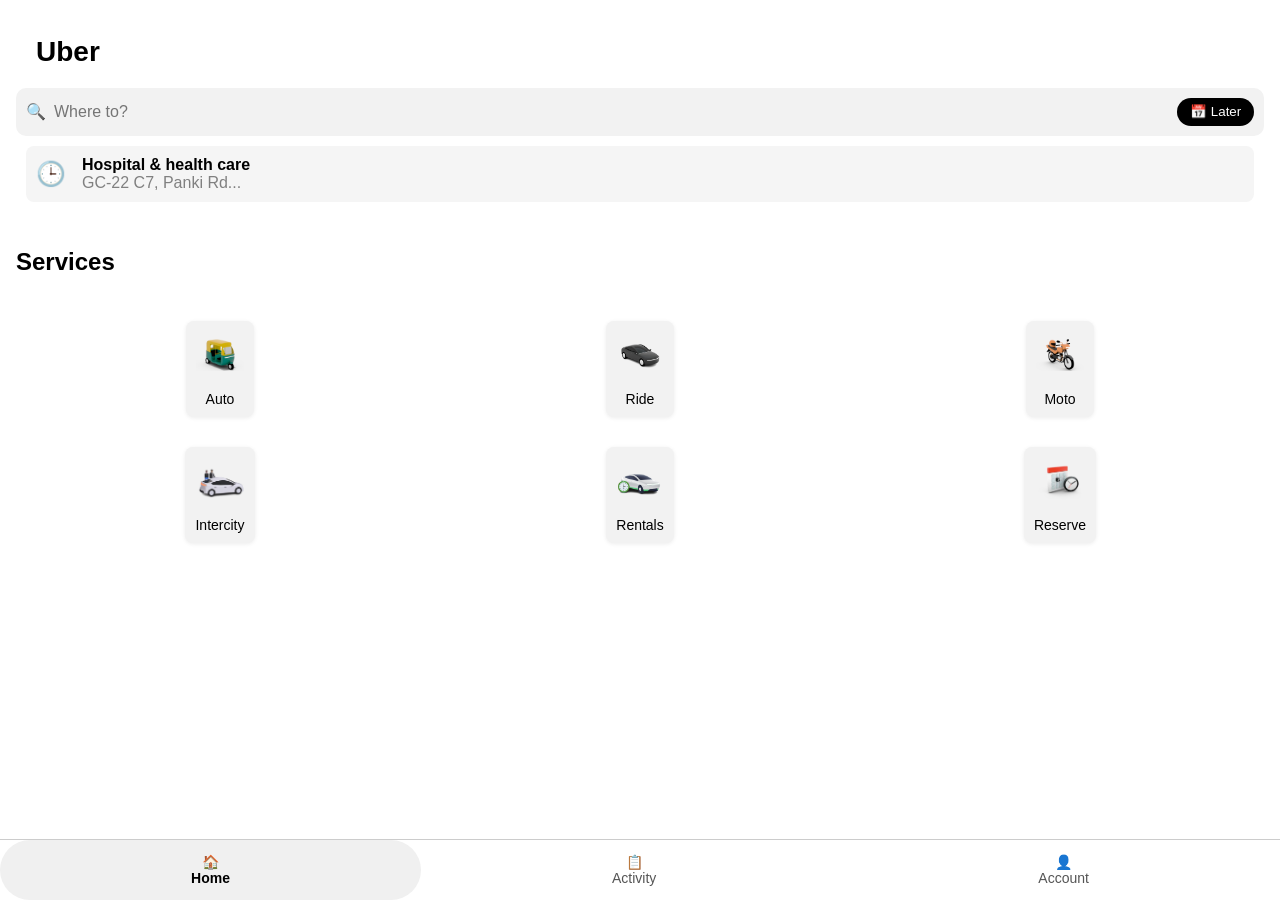
<file: Project-Uber Priority Ride System/Customer-UI/index.html>
<!DOCTYPE html>
<html lang="en">
<head>
  <meta charset="UTF-8" />
  <meta name="viewport" content="width=device-width, initial-scale=1.0"/>
  <title>Uber Clone</title>
  <link rel="stylesheet" href="style.css"/>
</head>
<body>
  <header>
    <h1>Uber</h1>

    <!-- Dark Mode Toggle Button -->
<!--     <div class="dark-toggle" onclick="toggleDarkMode()" id="theme-toggle">🌙</div> -->

    <div class="search-bar">
      <span class="icon">🔍</span>
      <input type="text" placeholder="Where to?" onclick="window.location.href='plan.html'">
      <button class="later-btn">📅 Later</button>
    </div>

    <div class="recent-location">
      <span class="clock-icon">🕒</span>
      <div>
        <h4>Hospital & health care</h4>
        <p>GC-22 C7, Panki Rd...</p>
      </div>
    </div>
  </header>

  <section class="suggestions">
    <div class="section-header">
      <h2>Services</h2>
    </div>

    <div class="options">
      <div class="option" ><img src="auto.png" alt="Auto"/><p>Auto</p></div>
      <div class="option" ><img src="ride.png" alt="Ride"/><p>Ride</p></div>
      <div class="option" ><img src="moto.png" alt="Moto"/><p>Moto</p></div>
      <div class="option" ><img src="intercity.png" alt="Intercity"/><p>Intercity</p></div>
      <div class="option" ><img src="rental.png" alt="Rentals"/><p>Rentals</p></div>
      <div class="option" ><img src="reserve.png" alt="Reserve"/><p>Reserve</p></div>
    </div>
  </section>

  <footer>
    <nav class="footer-nav">
      <button class="nav-btn active" onclick="window.location.href='index.html'">🏠<br>Home</button>
      <button class="nav-btn" onclick="window.location.href='activity.html'">📋<br>Activity</button>
      <button class="nav-btn" onclick="window.location.href='profile.html'">👤<br>Account</button>
    </nav>
  </footer>
  </footer>

  <!-- Dark Mode Script -->
<!--   <script>
    function toggleDarkMode() {
      document.body.classList.toggle("dark");
      const isDark = document.body.classList.contains("dark");
      localStorage.setItem("dark-mode", isDark);
      document.getElementById("theme-toggle").textContent = isDark ? "☀️" : "🌙";
    }

    window.onload = function () {
      const isDark = localStorage.getItem("dark-mode") === "true";
      if (isDark) {
        document.body.classList.add("dark");
        document.getElementById("theme-toggle").textContent = "☀️";
      }
    };
  </script> -->
</body>
</html>
</file>
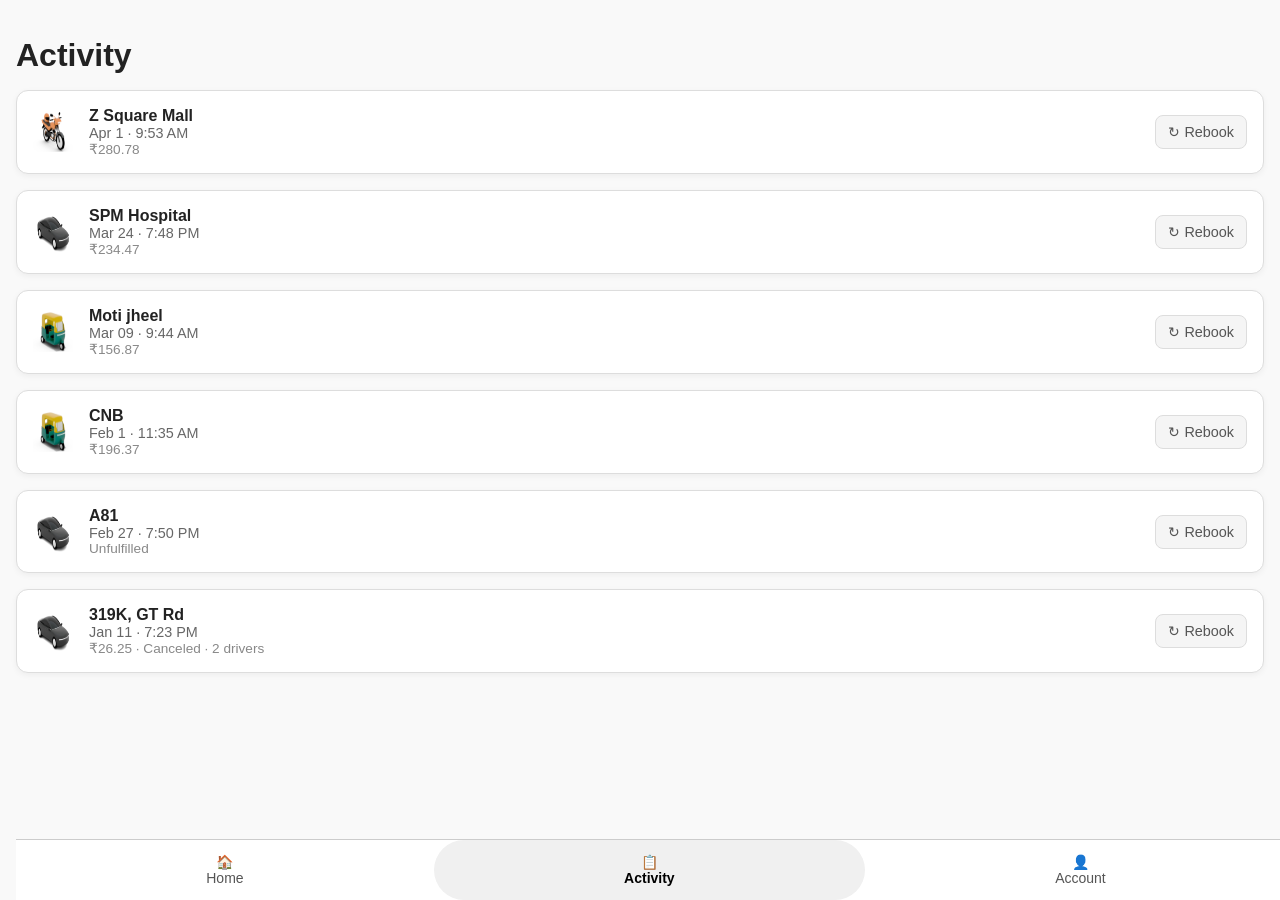
<file: Project-Uber Priority Ride System/Customer-UI/activity.html>
<!DOCTYPE html>
<html lang="en">
<head>
  <meta charset="UTF-8" />
  <meta name="viewport" content="width=device-width, initial-scale=1.0"/>
  <title>Activity</title>
  
  <style>
    body {
      margin: 0;
      font-family: Arial, sans-serif;
      background-color: #f9f9f9;
      color: #333;
      padding: 1rem;
    }

    h1 {
      font-size: 2rem;
      margin-bottom: 1rem;
      color: #222;
    }

    .card {
      background-color: #fff;
      border: 1px solid #ddd;
      border-radius: 12px;
      padding: 1rem;
      display: flex;
      align-items: center;
      justify-content: space-between;
      margin-bottom: 1rem;
      box-shadow: 0 2px 6px rgba(0, 0, 0, 0.05);
    }

    .left {
      display: flex;
      align-items: center;
    }

    .icon {
      width: 40px;
      height: 40px;
      margin-right: 1rem;
    }

    .details {
      display: flex;
      flex-direction: column;
    }

    .label {
      font-weight: bold;
      color: #222;
    }

    .time {
      color: #666;
      font-size: 0.9rem;
    }

    .status {
      font-size: 0.85rem;
      color: #888;
    }

    .rebook {
      color: #555;
      font-size: 1.2rem;
      cursor: pointer;
    }

    /* Footer nav bar */
    .footer-nav {
      display: flex;
      justify-content: space-around;
      padding: 0;
      border-top: 1px solid #ccc;
      background: #fff;
      position: fixed;
      bottom: 0;
      width: 100%;
      height: 60px; /* Make footer bar fixed height */
    }

    /* Base styles for nav buttons */
    .nav-btn {
      background: #fff; /* White background */
      border: none;
      font-size: 14px;
      color: #555;
      text-align: center;
      padding: 15px;
      flex-grow: 1;
      border-radius: 30px; /* Rounded shape */
      display: flex;
      flex-direction: column;
      justify-content: center;
      align-items: center;
      transition: background-color 0.3s, color 0.3s;
      height: 100%; /* Fill entire height of footer bar */
    }

    /* Active button style */
    .nav-btn.active {
      color: #000;
      font-weight: bold;
      background-color: #f0f0f0; /* Light gray background for active state */
    }

    /* Optional: When the button is focused or clicked */
    .nav-btn:focus {
      outline: none;
      background-color: #e0e0e0; /* Slightly darker background on focus */
    }
    .rebook-btn {
      background-color: #f5f5f5;
      border: 1px solid #ddd;
      border-radius: 8px;
      padding: 8px 12px;
      font-size: 0.9rem;
      color: #555;
      cursor: pointer;
      transition: background-color 0.2s;
    }

    .rebook-btn:hover {
      background-color: #e9e9e9;
    }

  </style>
</head>
<body>

  <h1>Activity</h1>

  <div class="card">
    <div class="left">
      <img src="moto.png" alt="Bike" class="icon" />
      <div class="details">
        <div class="label">Z Square Mall</div>
        <div class="time">Apr 1 · 9:53 AM</div>
        <div class="status">₹280.78</div>
      </div>
    </div>
    <button class="rebook-btn">↻ Rebook</button>
  </div>

  <div class="card">
    <div class="left">
      <img src="ride.png" alt="Auto" class="icon" />
      <div class="details">
        <div class="label">SPM Hospital</div>
        <div class="time">Mar 24 · 7:48 PM</div>
        <div class="status">₹234.47</div>
      </div>
    </div>
    <button class="rebook-btn">↻ Rebook</button>
  </div>

  <div class="card">
    <div class="left">
      <img src="auto.png" alt="Auto" class="icon" />
      <div class="details">
        <div class="label">Moti jheel</div>
        <div class="time">Mar 09 · 9:44 AM</div>
        <div class="status">₹156.87</div>
      </div>
    </div>
    <button class="rebook-btn">↻ Rebook</button>
  </div>

  <div class="card">
    <div class="left">
      <img src="auto.png" alt="Auto" class="icon" />
      <div class="details">
        <div class="label">CNB</div>
        <div class="time">Feb 1 · 11:35 AM</div>
        <div class="status">₹196.37</div>
      </div>
    </div>
    <button class="rebook-btn">↻ Rebook</button>
  </div>

  <div class="card">
    <div class="left">
      <img src="ride.png" alt="Auto" class="icon" />
      <div class="details">
        <div class="label">A81</div>
        <div class="time">Feb 27 · 7:50 PM</div>
        <div class="status">Unfulfilled</div>
      </div>
    </div>
    <button class="rebook-btn">↻ Rebook</button>
  </div>

  <div class="card">
    <div class="left">
      <img src="ride.png" alt="Auto" class="icon" />
      <div class="details">
        <div class="label">319K, GT Rd</div>
        <div class="time">Jan 11 · 7:23 PM</div>
        <div class="status">₹26.25 · Canceled · 2 drivers</div>
      </div>
    </div>
    <button class="rebook-btn">↻ Rebook</button>
  </div>

  <footer>
    <nav class="footer-nav">
      <button class="nav-btn" onclick="window.location.href='index.html'">🏠<br>Home</button>
      <button class="nav-btn active" onclick="window.location.href='activity.html'">📋<br>Activity</button>
      <button class="nav-btn" onclick="window.location.href='profile.html'">👤<br>Account</button>
    </nav>
  </footer>

</body>
</html>
</file>
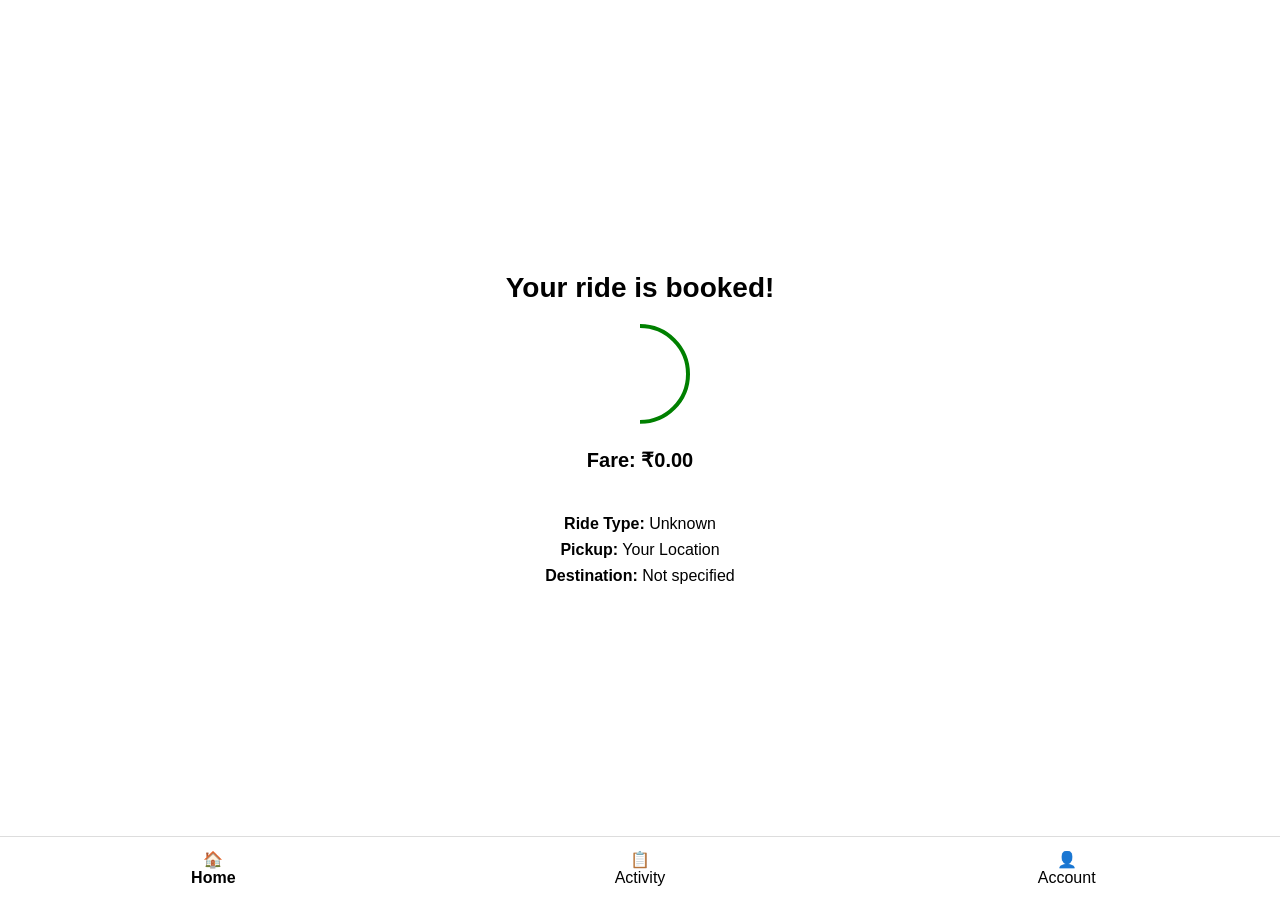
<file: Project-Uber Priority Ride System/Customer-UI/confirmation.html>
<!DOCTYPE html>
<html lang="en">
<head>
  <meta charset="UTF-8" />
  <meta name="viewport" content="width=device-width, initial-scale=1.0"/>
  <title>Ride Confirmed</title>
  <style>
    * {
      margin: 0;
      padding: 0;
      box-sizing: border-box;
    }

    body {
      background: white;
      color: black;
      font-family: Arial, sans-serif;
      display: flex;
      flex-direction: column;
      align-items: center;
      justify-content: center;
      padding: 30px 20px 70px;
      text-align: center;
      min-height: 100vh;
      position: relative;
    }

    h1 {
      font-size: 28px;
      margin-bottom: 20px;
    }

    .animation-wrapper {
      position: relative;
      width: 100px;
      height: 100px;
      margin-bottom: 20px;
    }

    .spinner {
      position: absolute;
      width: 100px;
      height: 100px;
      border: 4px solid green;
      border-radius: 50%;
      clip-path: inset(0 0 0 50%);
      animation: spin 2s linear forwards;
    }

    @keyframes spin {
      0% { transform: rotate(0deg); }
      100% { transform: rotate(720deg); }
    }

    .full-circle {
      width: 100px;
      height: 100px;
      border: 4px solid green;
      border-radius: 50%;
      position: absolute;
      top: 0;
      left: 0;
      display: none;
    }

    .done-icon {
      position: absolute;
      top: 50%;
      left: 50%;
      transform: translate(-50%, -50%) scale(0.5);
      font-size: 48px;
      color: green;
      opacity: 0;
      transition: all 0.6s ease;
    }

    .done-icon.show {
      transform: translate(-50%, -50%) scale(1);
      opacity: 1;
    }

    .details {
      font-size: 16px;
      line-height: 1.6;
    }

    .enjoy {
      margin-top: 15px;
      font-size: 18px;
      color: green;
      font-weight: bold;
      display: none;
    }

    .cancel-button {
      margin-top: 15px;
      font-size: 16px;
      padding: 10px 20px;
      background: black;
      color: white;
      border: none;
      cursor: pointer;
      display: none;
    }

    .priority {
      margin-top: 10px;
      font-size: 25px;
      color: blue;
      font-weight: bold;
      display: none;
    }

    footer {
      position: fixed;
      bottom: 0;
      left: 0;
      width: 100%;
      background: #fff;
      border-top: 1px solid #ddd;
    }

    footer nav {
      display: flex;
      justify-content: space-around;
      align-items: center;
      padding: 0.5rem 0;
      width: 100%;
      max-width: 100%;
    }

    footer button {
      background: none;
      border: none;
      font-size: 1rem;
      flex: 1;
      padding: 5px;
    }

    footer .active {
      font-weight: bold;
    }

    /* Modal Styles */
    .modal {
      display: none;
      position: fixed;
      z-index: 10;
      left: 0;
      top: 0;
      width: 100%;
      height: 100%;
      background-color: rgba(128, 128, 128, 0.8);
    }

    .modal-content {
      background-color: white;
      color: black;
      margin: 20% auto;
      padding: 20px;
      border: 2px solid black;
      width: 80%;
      max-width: 400px;
      text-align: center;
    }

    .modal-content button {
      margin: 10px;
      padding: 8px 16px;
      font-size: 16px;
      cursor: pointer;
      border-radius: 5px;
    }

    .yes-btn {
      background-color: black;
      color: white;
      border: none;
    }

    .no-btn {
      background-color: white;
      color: black;
      border: 1px solid black;
    }
    .big-fare {
      font-size: 20px;
      font-weight: bold;
      color: black;
      display: block;
      margin-bottom: 10px;
    }


  </style>
</head>
<body>
  <h1>Your ride is booked!</h1>

  <div class="animation-wrapper">
    <div class="spinner" id="spinner"></div>
    <div class="full-circle" id="fullCircle"></div>
    <div class="done-icon" id="checkmark">✔️</div>
  </div>

  <div class="details" id="rideDetails"></div>
  <div class="priority" id="priorityNote">Priority Ride</div>
  <div class="enjoy" id="enjoyMessage"></div>
  <button class="cancel-button" id="cancelRideBtn" onclick="openModal()">Cancel Ride</button>

  <!-- Modal -->
  <div id="cancelModal" class="modal">
    <div class="modal-content">
      <p id="cancelMessage"></p>
      <button class="yes-btn" onclick="confirmCancel()">Yes</button>
      <button class="no-btn" onclick="redirectHome()">No</button>
    </div>
  </div>

  <footer>
    <nav>
      <button class="nav-btn active" onclick="window.location.href='index.html'">🏠<br>Home</button>
      <button class="nav-btn" onclick="window.location.href='activity.html'">📋<br>Activity</button>
      <button class="nav-btn" onclick="window.location.href='profile.html'">👤<br>Account</button>
    </nav>
  </footer>

  <script>
    const params = new URLSearchParams(window.location.search);
    const ride = params.get("ride") || "Unknown";
    const drop = params.get("drop") || "Not specified";
    const fareString = params.get("fare") || "₹0.00";
    const fare = parseFloat(fareString.replace(/[^\d.]/g, ''));
    const pickup = "Your Location";

    const baseFares = {
  "Moto": 115,
  "Auto": 198,
  "Cab": 345,
  "Uber Go": 260,
  "Go Sedan": 420,
  "Go SUV": 480
};

    const base = baseFares[ride];
    const expectedPriorityFare = base ? base * 1.25 : 0;
    const isPriority = Math.abs(fare - expectedPriorityFare) < 0.01;

    document.getElementById("rideDetails").innerHTML = `
      <span class="big-fare">Fare: ₹${fare.toFixed(2)}</span>

      <br>
      <strong>Ride Type:</strong> ${ride}<br>
      <strong>Pickup:</strong> ${pickup}<br>
      <strong>Destination:</strong> ${drop}<br>
    `;


    setTimeout(() => {
      document.getElementById("spinner").style.display = "none";
      document.getElementById("fullCircle").style.display = "block";
      document.getElementById("checkmark").classList.add("show");
      document.getElementById("enjoyMessage").style.display = "block";
      document.getElementById("cancelRideBtn").style.display = "inline-block";
      if (isPriority) {
        document.getElementById("priorityNote").style.display = "block";
      }
    }, 2000);

    function openModal() {
      const message = isPriority
        ? "<h3>Do you want to cancel the ride?</h3><br>100% penalty will be applied."
        : "<h3>Do you want to cancel the ride?</h3>";
      document.getElementById("cancelMessage").innerHTML = message;
      document.getElementById("cancelModal").style.display = "block";
    }

    function confirmCancel() {
      alert("Your ride has been cancelled.");
      window.location.href = "index.html";
    }

    function redirectHome() {
      document.getElementById("cancelModal").style.display = "none";
    }
  </script>
</body>
</html>
</file>
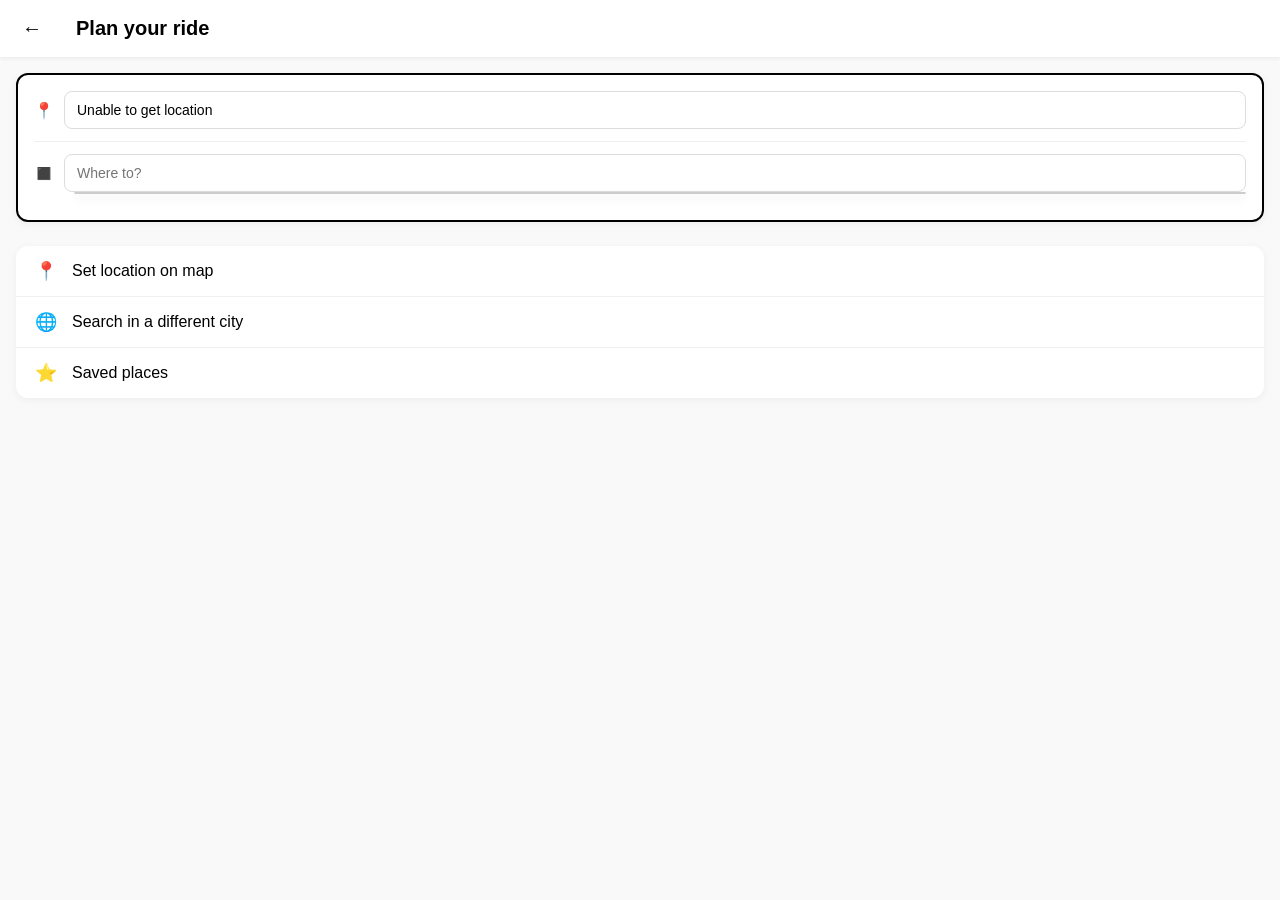
<file: Project-Uber Priority Ride System/Customer-UI/plan.html>
<!DOCTYPE html>
<html lang="en">
<head>
  <meta charset="UTF-8" />
  <meta name="viewport" content="width=device-width, initial-scale=1.0"/>
  <title>Plan Your Ride</title>
  <link rel="stylesheet" href="style.css"/>
  <style>
    body {
      font-family: sans-serif;
      margin: 0;
      padding: 0;
      background-color: #f9f9f9;
    }

    .plan-header {
      display: flex;
      align-items: center;
      padding: 16px;
      background-color: white;
      box-shadow: 0 2px 4px rgba(0, 0, 0, 0.05);
    }

    .plan-header button {
      font-size: 20px;
      margin-right: 12px;
      background: none;
      border: none;
      cursor: pointer;
    }

    .plan-header h2 {
      font-size: 20px;
      margin: 0;
    }

    .ride-options {
      padding: 16px;
    }

    .location-box {
      background: white;
      border-radius: 12px;
      padding: 16px;
      box-shadow: 0 2px 8px rgba(0, 0, 0, 0.05);
    }

    .location-row {
      position: relative;
      margin-bottom: 12px;
      display: flex;
      align-items: center;
    }

    .location-row input {
      flex: 1;
      padding: 10px 12px;
      border: 1px solid #ddd;
      border-radius: 8px;
      font-size: 14px;
      margin-left: 10px;
    }

    .dot-icon {
      font-size: 16px;
    }

    .separator {
      margin: 12px 0;
      border: none;
      border-top: 1px solid #eee;
    }

    .suggestions {
      position: absolute;
      top: 100%;
      left: 40px;
      right: 0;
      border: 1px solid #ccc;
      background-color: white;
      z-index: 1000;
      max-height: 200px;
      overflow-y: auto;
      box-shadow: 0 4px 8px rgba(0, 0, 0, 0.1);
      border-radius: 8px;
    }

    .suggestion-item {
      padding: 8px 12px;
      cursor: pointer;
    }

    .suggestion-item:hover {
      background-color: #f0f0f0;
    }

    .bottom-options {
      background: white;
      border-radius: 12px;
      padding: 0;
      box-shadow: 0 2px 8px rgba(0, 0, 0, 0.05);
      margin-top: 24px;
    }

    .option-item {
      display: flex;
      align-items: center;
      padding: 14px 18px;
      font-size: 16px;
      cursor: pointer;
      border-bottom: 1px solid #f0f0f0;
    }

    .option-item:last-child {
      border-bottom: none;
    }

    .option-icon {
      font-size: 18px;
      margin-right: 14px;
      width: 24px;
      text-align: center;
    }

    .option-item:hover {
      background-color: #f9f9f9;
    }
  </style>
</head>
<body>
  <header class="plan-header">
    <button onclick="location.href='index.html'">←</button>
    <h2>Plan your ride</h2>
  </header>

  <div class="ride-options">
    <div class="location-box">
      <div class="location-row">
        <span class="dot-icon">📍</span>
        <input id="pickupInput" type="text" placeholder="Enter pickup location" autocomplete="off">
      </div>
      <hr class="separator">
      <div class="location-row">
        <span class="dot-icon">◼️</span>
        <input id="dropInput" type="text" placeholder="Where to?" autocomplete="off">
        <div id="suggestions" class="suggestions"></div>
      </div>
    </div>

    <div class="bottom-options">
      <div class="option-item" >
        <span class="option-icon">📍</span>
        Set location on map
      </div>
      <div class="option-item" >
        <span class="option-icon">🌐</span>
        Search in a different city
      </div>
      <div class="option-item" >
        <span class="option-icon">⭐</span>
        Saved places
      </div>
    </div>
  </div>

  <script>
    window.onload = () => {
      if ("geolocation" in navigator) {
        navigator.geolocation.getCurrentPosition(position => {
          const { latitude, longitude } = position.coords;
          fetch(`https://nominatim.openstreetmap.org/reverse?lat=${latitude}&lon=${longitude}&format=json`)
            .then(response => response.json())
            .then(data => {
              document.getElementById("pickupInput").value = data.display_name || "Current location";
            })
            .catch(() => {
              document.getElementById("pickupInput").value = "Location found";
            });
        }, () => {
          document.getElementById("pickupInput").value = "Unable to get location";
        });
      } else {
        document.getElementById("pickupInput").value = "Geolocation not supported";
      }
    };

    const pickupInput = document.getElementById("pickupInput");
    const dropInput = document.getElementById("dropInput");
    const suggestionsBox = document.getElementById("suggestions");

    function fetchSuggestions(inputElement, callback) {
      const query = inputElement.value.trim();
      if (query.length < 2) {
        suggestionsBox.innerHTML = "";
        return;
      }

      const indiaBbox = "68.1113787,6.5546079,97.395561,35.6745457";
      const url = `https://photon.komoot.io/api/?q=${encodeURIComponent(query)}&limit=5&lang=en&bbox=${indiaBbox}`;

      fetch(url)
        .then(response => response.json())
        .then(data => {
          suggestionsBox.innerHTML = "";

          if (data.features && data.features.length > 0) {
            data.features.forEach(feature => {
              const props = feature.properties;
              const name = props.name || "Unnamed location";
              const region = props.city || props.state || props.country || "";
              const fullLocation = `${name}${region ? ", " + region : ""}`;

              const item = document.createElement("div");
              item.className = "suggestion-item";
              item.textContent = fullLocation;
              item.onclick = () => {
                inputElement.value = fullLocation;
                suggestionsBox.innerHTML = "";
                if (inputElement === dropInput) {
                  redirectToOptions(fullLocation);
                }
              };
              suggestionsBox.appendChild(item);
            });
          } else {
            suggestionsBox.innerHTML = "<div class='suggestion-item'>No suggestions found</div>";
          }
        })
        .catch(error => {
          console.error("Error fetching suggestions:", error);
          suggestionsBox.innerHTML = "<div class='suggestion-item'>Error fetching suggestions</div>";
        });
    }

    pickupInput.addEventListener("input", () => fetchSuggestions(pickupInput));
    dropInput.addEventListener("input", () => fetchSuggestions(dropInput));

    function redirectToOptions(dropLocation) {
      const pickup = pickupInput.value.trim();
      if (pickup && dropLocation) {
        const url = `rideoptions.html?pickup=${encodeURIComponent(pickup)}&drop=${encodeURIComponent(dropLocation)}`;
        window.location.href = url;
      }
    }

    function setLocationOnMap() {
      alert("Set location on map feature coming soon!");
    }

    function searchDifferentCity() {
      alert("Search in a different city feature coming soon!");
    }

    function openSavedPlaces() {
      alert("Saved places feature coming soon!");
    }
  </script>
<!--   <footer>
    <nav class="footer-nav">
      <button class="nav-btn active" onclick="window.location.href='index.html'">🏠<br>Home</button>
      <button class="nav-btn" onclick="window.location.href='activity.html'">📋<br>Activity</button>
      <button class="nav-btn" onclick="window.location.href='profile.html'">👤<br>Account</button>
    </nav>
  </footer> -->
</body>
</html>
</file>
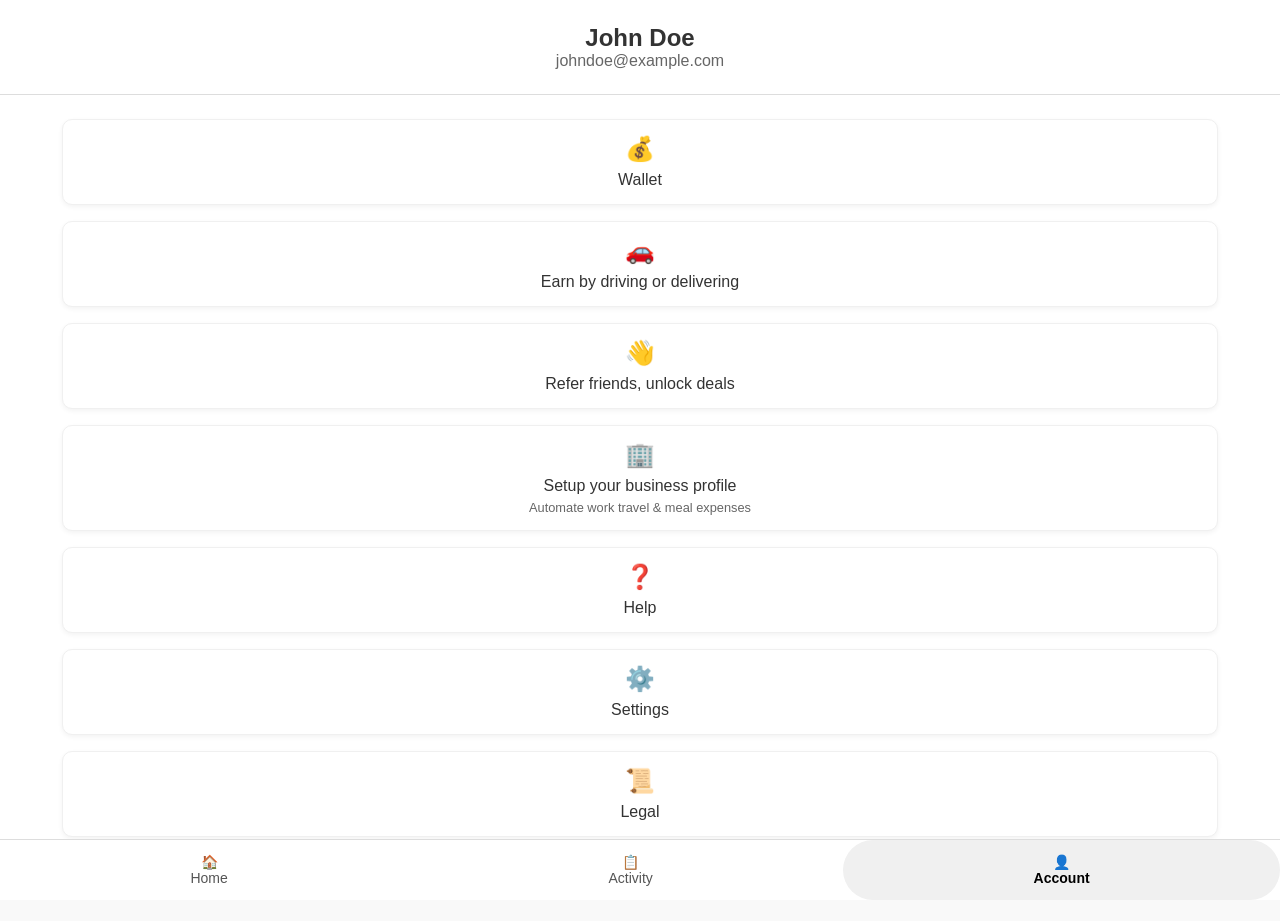
<file: Project-Uber Priority Ride System/Customer-UI/profile.html>
<!DOCTYPE html>
<html lang="en">
<head>
  <meta charset="UTF-8" />
  <meta name="viewport" content="width=device-width, initial-scale=1.0"/>
  <title>Profile</title>

  <style>
    body {
      margin: 0;
      font-family: Arial, sans-serif;
      background-color: #f9f9f9;
      color: #333;
      padding-bottom: 60px; /* Space for footer */
    }

    .profile-header {
      background-color: #fff;
      padding: 1.5rem;
      border-bottom: 1px solid #ddd;
      display: flex;
      justify-content: space-between;
      align-items: center;
    }

    .profile-header .user-info {
      display: flex;
      flex-direction: column;
      text-align: center;
      width: 100%;
    }

    .profile-header .user-info .name {
      font-size: 1.5rem;
      font-weight: bold;
    }

    .profile-header .user-info .email {
      color: #666;
      font-size: 1rem;
    }

    .profile-header .profile-img {
      width: 80px;
      height: 80px;
      border-radius: 50%;
      object-fit: cover;
    }

    .profile-actions {
      background-color: #fff;
      padding: 1rem;
      display: flex;
      flex-direction: column;
      align-items: center;
    }

    .profile-actions .action-item {
      background-color: #fff;
      width: 90%;
      padding: 15px;
      margin: 8px 0;
      border-radius: 10px;
      text-align: center;
      font-size: 1rem;
      color: #333;
      font-weight: normal;
      cursor: pointer;
      transition: background-color 0.3s ease;
      display: flex;
      flex-direction: column;
      align-items: center;
      border: 1px solid #f0f0f0;
      box-shadow: 0 2px 5px rgba(0,0,0,0.05);
    }

    .profile-actions .action-item:hover {
      background-color: #f0f0f0;
    }

    .action-item .icon {
      margin-bottom: 8px;
      font-size: 1.5rem;
    }

    .action-item .subtext {
      font-size: 0.8rem;
      color: #666;
      margin-top: 5px;
    }

    .footer-nav {
      display: flex;
      justify-content: space-around;
      padding: 0;
      border-top: 1px solid #ddd;
      background: #fff;
      position: fixed;
      bottom: 0;
      width: 100%;
      height: 60px;
    }

    .nav-btn {
      background: #fff;
      border: none;
      font-size: 14px;
      color: #555;
      text-align: center;
      padding: 15px;
      flex-grow: 1;
      border-radius: 30px;
      display: flex;
      flex-direction: column;
      justify-content: center;
      align-items: center;
      height: 100%;
    }

    .nav-btn.active {
      color: #000;
      font-weight: bold;
      background-color: #f0f0f0;
    }

  </style>
</head>
<body>

  <!-- Profile Header -->
  <div class="profile-header">
    <div class="user-info">
      <div class="name">John Doe</div>
      <div class="email">johndoe@example.com</div>
    </div>
    <!-- <img src="profile-pic.jpg" alt="Profile Picture" class="profile-img" /> -->
  </div>

  <!-- Profile Actions -->
  <div class="profile-actions">
    <!-- Wallet -->
    <div class="action-item" >
      <span class="icon">💰</span>
      <div>Wallet</div>
    </div>

    <!-- Earnings -->
    <div class="action-item" >
      <span class="icon">🚗</span>
      <div>Earn by driving or delivering</div>
    </div>

    <!-- Referrals -->
    <div class="action-item" >
      <span class="icon">👋</span>
      <div>Refer friends, unlock deals</div>
    </div>

    <!-- Business -->
    <div class="action-item" >
      <span class="icon">🏢</span>
      <div>Setup your business profile</div>
      <div class="subtext">Automate work travel & meal expenses</div>
    </div>

    <!-- Help -->
    <div class="action-item" >
      <span class="icon">❓</span>
      <div>Help</div>
    </div>

    <!-- Settings -->
    <div class="action-item" >
      <span class="icon">⚙️</span>
      <div>Settings</div>
    </div>

    <!-- Legal -->
    <div class="action-item" >
      <span class="icon">📜</span>
      <div>Legal</div>
    </div>
  </div>

  <!-- Footer Navigation -->
  <footer>
    <nav class="footer-nav">
      <button class="nav-btn" onclick="window.location.href='index.html'">🏠<br>Home</button>
      <button class="nav-btn" onclick="window.location.href='activity.html'">📋<br>Activity</button>
      <button class="nav-btn active" onclick="window.location.href='profile.html'">👤<br>Account</button>
    </nav>
  </footer>

</body>
</html>
</file>
<file: Project-Uber Priority Ride System/Customer-UI/style.css>
body {
    font-family: 'Arial', sans-serif;
    margin: 0;
    background: #fff;
    color: #000;
  }
  
  header {
    padding: 1rem;
  }
  
  h1 {
    font-size: 2rem;
  }
  
  .search-bar {
    display: flex;
    align-items: center;
    background: #eee;
    border-radius: 20px;
    padding: 0.5rem;
    margin-top: 0.5rem;
  }
  
  .search-bar input {
    border: none;
    background: transparent;
    flex: 1;
    font-size: 1rem;
    padding: 0 0.5rem;
  }
  
  .later-btn {
    background: #000;
    color: #fff;
    border: none;
    padding: 0.4rem 0.8rem;
    border-radius: 15px;
  }
  
  .recent-location {
    background: #f5f5f5;
    border-radius: 10px;
    padding: 1rem;
    display: flex;
    align-items: center;
    margin-top: 1rem;
  }
  
  .recent-location h4 {
    margin: 0;
  }
  
  .recent-location p {
    margin: 0;
    color: gray;
  }
  
  .clock-icon {
    font-size: 1.5rem;
    margin-right: 1rem;
  }
  
  .section-header {
    display: flex;
    justify-content: space-between;
    align-items: center;
    padding: 0 1rem;
  }
  
  .options {
    display: grid;
    grid-template-columns: repeat(3, 1fr);
    gap: 20px;
    padding: 20px;
    justify-items: center;
    align-items: center;
  }
  .option {
    text-align: center;
  }
  
  
  .option img {
    width: 100%;
  }
  
  .promo span {
    position: absolute;
    top: -10px;
    right: -10px;
    background: green;
    color: #fff;
    font-size: 0.7rem;
    padding: 2px 6px;
    border-radius: 8px;
  }
  
  .daily-offers {
    padding: 1rem;
  }
  
  .offers {
    display: flex;
    gap: 1rem;
  }
  
  .card {
    width: 48%;
  }
  
  .card img {
    width: 100%;
    border-radius: 10px;
  }
  
  footer nav {
    position: fixed;
    bottom: 0;
    width: 100%;
    background: #fff;
    display: flex;
    justify-content: space-around;
    border-top: 1px solid #ddd;
    padding: 0.5rem 0;
  }
  
  footer button {
    background: none;
    border: none;
    font-size: 1rem;
  }
  
  footer .active {
    font-weight: bold;
  }
  
  .see-all {
    background: none;
    border: none;
    color: black;
    font-size: 1rem;
    font-weight: 500;
    cursor: pointer;
    text-decoration: underline;
  }
  /* Services section layout */
.services-options {
  display: grid;
  grid-template-columns: repeat(auto-fill, minmax(120px, 1fr));
  gap: 16px;
  padding: 20px;
}

/* Individual service option */
.option {
  background-color: #f2f2f2;
  border-radius: 16px;
  padding: 12px;
  text-align: center;
  box-shadow: 0 1px 4px rgba(0, 0, 0, 0.08);
  transition: transform 0.2s ease;
}

.option:hover {
  transform: scale(1.05);
}

.option img {
  width: 48px;
  height: 48px;
  object-fit: contain;
  margin-bottom: 8px;
}

.option p {
  margin: 0;
  font-size: 14px;
  font-weight: 500;
}

/* Promo badge (optional styling if you use it) */
.option.promo::before {
  content: "Promo";
  display: inline-block;
  background-color: #1dbf73;
  color: white;
  font-size: 10px;
  font-weight: bold;
  padding: 2px 6px;
  border-radius: 10px;
  position: absolute;
  top: 8px;
  right: 8px;
}

/* Responsive header text */
header h1 {
  font-size: 28px;
  margin: 20px;
}

header p {
  margin: 0 20px 10px;
  font-size: 16px;
  color: #555;
}

.plan-header {
  display: flex;
  align-items: center;
  padding: 1rem;
  gap: 1rem;
}

.plan-header h2 {
  font-size: 1.5rem;
  margin: 0;
}

.ride-options {
  padding: 1rem;
}

.top-buttons {
  display: flex;
  gap: 1rem;
  margin-bottom: 1rem;
}

.option-btn {
  flex: 1;
  padding: 0.7rem;
  background: #eee;
  border-radius: 16px;
  border: none;
  font-size: 1rem;
}

.location-box {
  position: relative;
  border: 2px solid #000;
  border-radius: 15px;
  padding: 1rem;
  margin-bottom: 1.5rem;
}

.location-row {
  display: flex;
  align-items: center;
  margin-bottom: 1rem;
}

.location-row input {
  flex: 1;
  border: none;
  background: transparent;
  font-size: 1rem;
  padding-left: 0.5rem;
}

.dot-icon {
  font-size: 1.2rem;
}

.add-btn {
  position: absolute;
  top: 10px;
  right: 10px;
  background: #f2f2f2;
  border-radius: 50%;
  font-size: 1.2rem;
  padding: 0.4rem 0.6rem;
  border: none;
}

.location-suggestions .location-item {
  display: flex;
  align-items: center;
  padding: 1rem 0;
  border-top: 1px solid #ddd;
  font-size: 1rem;
}

.location-item h4 {
  margin: 0;
}

.location-item p {
  margin: 0;
  color: #555;
  font-size: 0.9rem;
}

.loc-icon {
  font-size: 1.3rem;
  margin-right: 1rem;
}
.input-card {
  border: 1px solid #000;
  border-radius: 12px;
  padding: 10px;
  margin: 16px;
  background: #fff;
}

.separator {
  border: none;
  border-top: 1px solid #ccc;
  margin: 10px 0;
}



/* Dark mode toggle button */
.dark-toggle {
  position: absolute;
  top: 16px;
  right: 16px;
  font-size: 18px;
  cursor: pointer;
  background-color: #f1f1f1;
  padding: 6px 10px;
  border-radius: 12px;
  box-shadow: 0 2px 5px rgba(0, 0, 0, 0.1);
  transition: all 0.3s ease;
}

body.dark .dark-toggle {
  background-color: #333;
  color: #fff;
}

/* Light mode defaults (unchanged) */
body {
  font-family: Arial, sans-serif;
  background-color: #ffffff;
  color: #000000;
  margin: 0;
  padding: 0;
}

.search-bar {
  padding: 10px;
  background: #f2f2f2;
  border-radius: 10px;
}

.input-card {
  background: #fff;
  padding: 15px;
  margin: 10px;
  border-radius: 10px;
}

.option {
  background-color: #f2f2f2;
  padding: 10px;
  margin: 5px 0;
  border-radius: 8px;
}

.option-btn {
  background: #e0e0e0;
  padding: 10px;
  border-radius: 8px;
  color: black;
}

.recent-location {
  background: #f5f5f5;
  padding: 10px;
  border-radius: 8px;
  margin: 10px;
}

.add-btn {
  background: #e0e0e0;
  color: black;
  padding: 8px;
  border-radius: 8px;
}

footer nav {
  background: #fff;
  display: flex;
  justify-content: space-around;
  padding: 10px;
  border-top: 1px solid #ccc;
}

nav button {
  background: none;
  border: none;
  font-size: 16px;
  color: #333;
}

.see-all {
  color: black;
  text-decoration: underline;
}

/* Dark mode overrides */
body.dark {
  background-color: #121212;
  color: #ffffff;
}

body.dark .search-bar {
  background: #222;
}

body.dark .input-card {
  background: #1a1a1a;
}

body.dark .option {
  background-color: #1e1e1e;
}

body.dark .option-btn {
  background: #2a2a2a;
  color: white;
}

body.dark .recent-location {
  background: #1e1e1e;
}

body.dark .add-btn {
  background-color: #2a2a2a;
  color: white;
}

body.dark footer nav {
  background: #121212;
  border-top: 1px solid #333;
}

body.dark nav button {
  color: #ccc;
}

body.dark .see-all {
  color: white;
}

body.dark .location-box {
  border-color: #444;
  background-color: #1e1e1e;
}

body.dark .location-item p {
  color: #bbb;
}
/* Footer nav bar */
    .footer-nav {
      display: flex;
      justify-content: space-around;
      padding: 0;
      border-top: 1px solid #ccc;
      background: #fff;
      position: fixed;
      bottom: 0;
      width: 100%;
      height: 60px; /* Make footer bar fixed height */
    }

    /* Base styles for nav buttons */
    .nav-btn {
      background: #fff; /* White background */
      border: none;
      font-size: 14px;
      color: #555;
      text-align: center;
      padding: 15px;
      flex-grow: 1;
      border-radius: 30px; /* Rounded shape */
      display: flex;
      flex-direction: column;
      justify-content: center;
      align-items: center;
      transition: background-color 0.3s, color 0.3s;
      height: 100%; /* Fill entire height of footer bar */
    }

    /* Active button style */
    .nav-btn.active {
      color: #000;
      font-weight: bold;
      background-color: #f0f0f0; /* Light gray background for active state */
    }

    /* Optional: When the button is focused or clicked */
    .nav-btn:focus {
      outline: none;
      background-color: #e0e0e0; /* Slightly darker background on focus */
    }
    body.dark footer nav {
      background: #121212; /* Dark background for footer */
      border-top: 1px solid #333; /* Dark border for footer */
    }
    
    body.dark nav button {
      color: #ccc; /* Light text for footer buttons in dark mode */
    }
    
    body.dark .nav-btn.active {
      background-color: #333; /* Active button background in dark mode */
      color: #fff; /* Light text for active buttons in dark mode */
    }
    /* Dark mode styles for the footer navigation */
body.dark footer nav {
  background: #121212; /* Dark background for the footer */
  border-top: 1px solid #333; /* Dark border on top */
}

body.dark nav button {
  color: #ccc; /* Light color for button text */
  background: #121212; /* Dark background for buttons in dark mode */
}

body.dark .nav-btn {
  background: #121212; /* Ensure all nav buttons have a dark background */
  color: #ccc; /* Text color for the nav buttons */
}

body.dark .nav-btn.active {
  background-color: #333; /* Darker background for active button */
  color: #fff; /* Light text color for active button */
}

body.dark .nav-btn:hover {
  background-color: #444; /* Darker hover effect */
  color: #fff; /* Light text color on hover */
}
</file>
